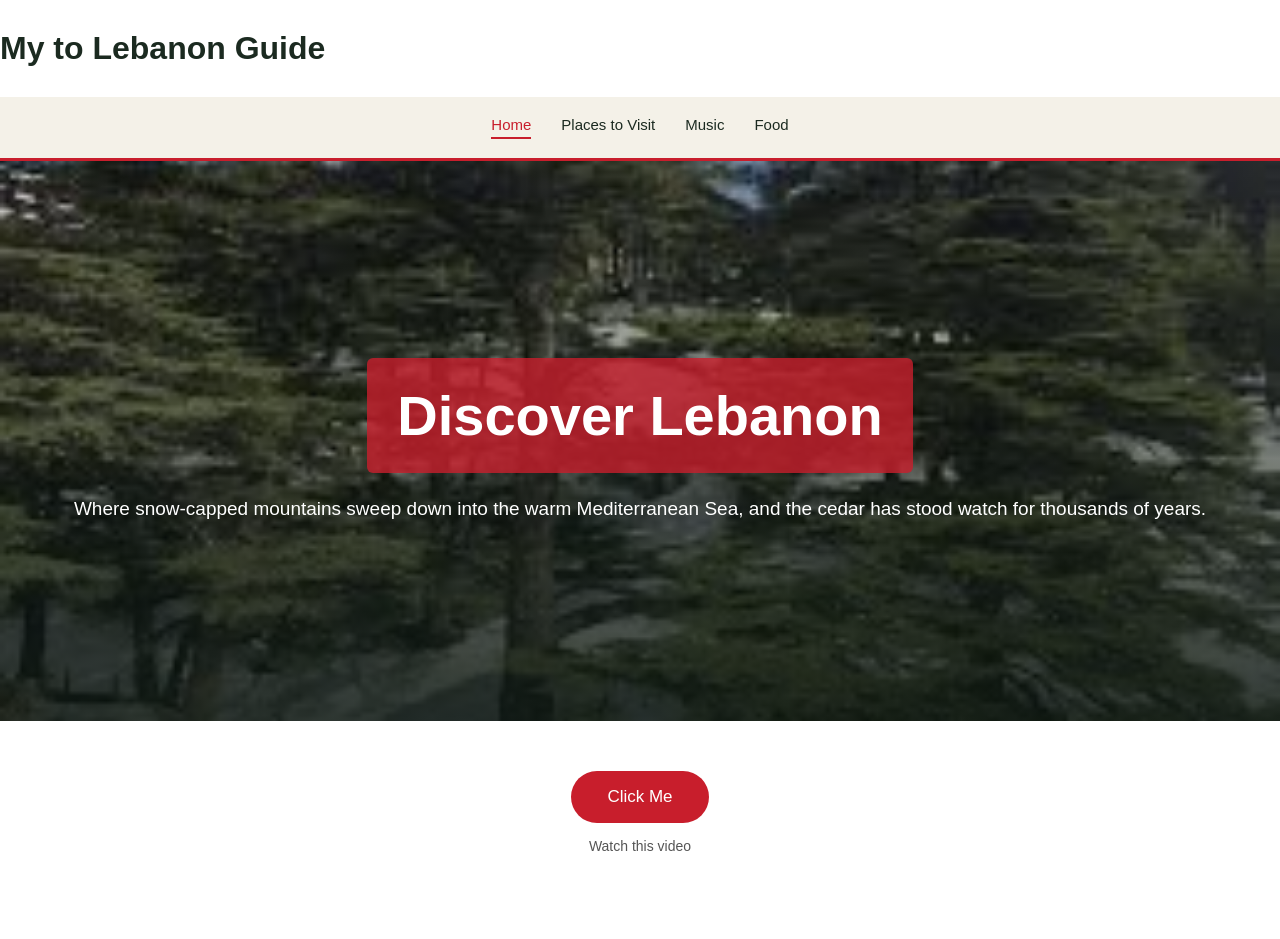
<file: index.html>
<!DOCTYPE html>
<html lang="en">
<head>
    <meta charset="UTF-8">
    <meta name="viewport" content="width=device-width, initial-scale=1.0">
    <title>My Lebanon Guide — Home</title>
    <link rel="stylesheet" href="style.css">
</head>
<body>
<div id="preloader"></div>
    <h1>My to Lebanon Guide</h1>

    <header>
        <nav>
            <ul>
                <li><a href="index.html" class="active">Home</a></li>
                <li><a href="attraction.html">Places to Visit</a></li>
                <li><a href="music.html">Music</a></li>
                <li><a href="food.html">Food</a></li>
            </ul>
        </nav>
    </header>

    <section>
        <h1>Discover Lebanon</h1>
        <p>Where snow-capped mountains sweep down into the warm
        Mediterranean Sea, and the cedar has stood watch for thousands of years.</p>
    </section>

    <main>
        <button id="btn">Click Me</button>
        <p>Watch this video</p>
        <div id="videoBox"></div>
    </main>

    <script src="script.js">
    </script>
</body>
</html>
</file>
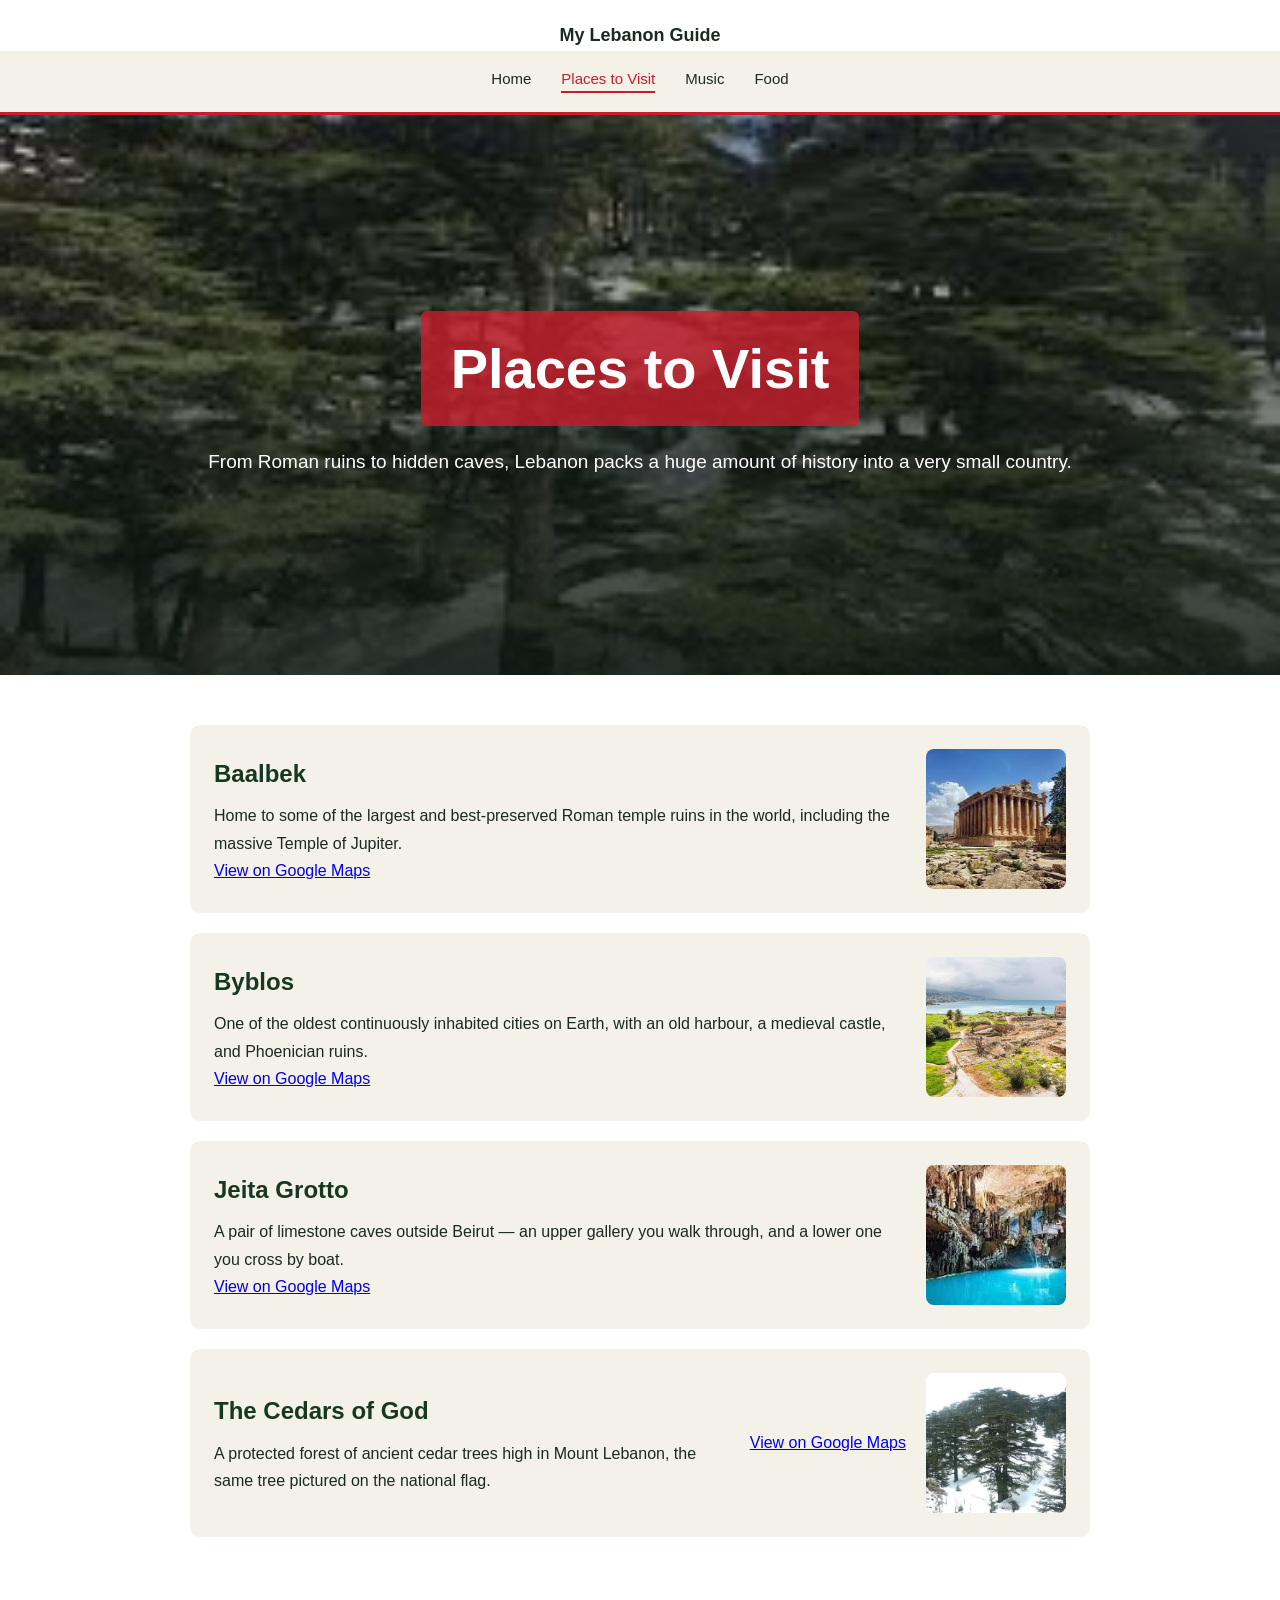
<file: attraction.html>
<!DOCTYPE html>
<html lang="en">
<head>
    <meta charset="UTF-8">
    <meta name="viewport" content="width=device-width, initial-scale=1.0">
    <title>My Lebanon Guide — Places to Visit</title>
    <link rel="stylesheet" href="style.css">
</head>
<body>
<div id="preloader"></div>
    <p>My Lebanon Guide</p>

    <header>
        <nav>
            <ul>
                <li><a href="index.html">Home</a></li>
                <li><a href="attraction.html" class="active">Places to Visit</a></li>
                <li><a href="music.html">Music</a></li>
                <li><a href="food.html">Food</a></li>
            </ul>
        </nav>
    </header>

    <section>
        <h1>Places to Visit</h1>
        <p>From Roman ruins to hidden caves, Lebanon packs a huge amount
        of history into a very small country.</p>
    </section>

    <main>
        
        <article class="photo-card">
            <div>
            <h2>Baalbek</h2>
            <p>Home to some of the largest and best-preserved Roman temple
            ruins in the world, including the massive Temple of Jupiter.</p>
            <a href="https://www.google.com/maps?q=Baalbek,Lebanon" target="_blank">View on Google Maps</a>
             </div>
             <img src="baalbek.jpg" alt="Baalbek">
        </article>

        <article class="photo-card">
            <div>
            <h2>Byblos</h2>
            <p>One of the oldest continuously inhabited cities on Earth,
            with an old harbour, a medieval castle, and Phoenician ruins.</p>
            <a href="https://www.google.com/maps?q=Byblos,Lebanon" target="_blank">View on Google Maps</a>
            </div>
             <img src="byblos.jpg" alt="Byblos">
        </article>

        <article class="photo-card">
            <div>
            <h2>Jeita Grotto</h2>
            <p>A pair of limestone caves outside Beirut — an upper gallery
            you walk through, and a lower one you cross by boat.</p>
            <a href="https://www.google.com/maps?q=Byblos,Lebanon" target="_blank">View on Google Maps</a>
            </div>
            <img src="jeita groto.jpg" alt="Jeita Groto">
        </article>

        <article class="photo-card"> 
            <div>
            <h2>The Cedars of God</h2>
            <p>A protected forest of ancient cedar trees high in Mount
            Lebanon, the same tree pictured on the national flag.</p>
            </div>
            <a href="https://www.google.com/maps?q=Cedars+of+God,Lebanon" target="_blank">View on Google Maps</a>
            <img src="ceders of god.jpg" alt="Ceders of God">
        </article>
    </main>
    <script src="script.js">
    </script>
</body>
</html>
</file>
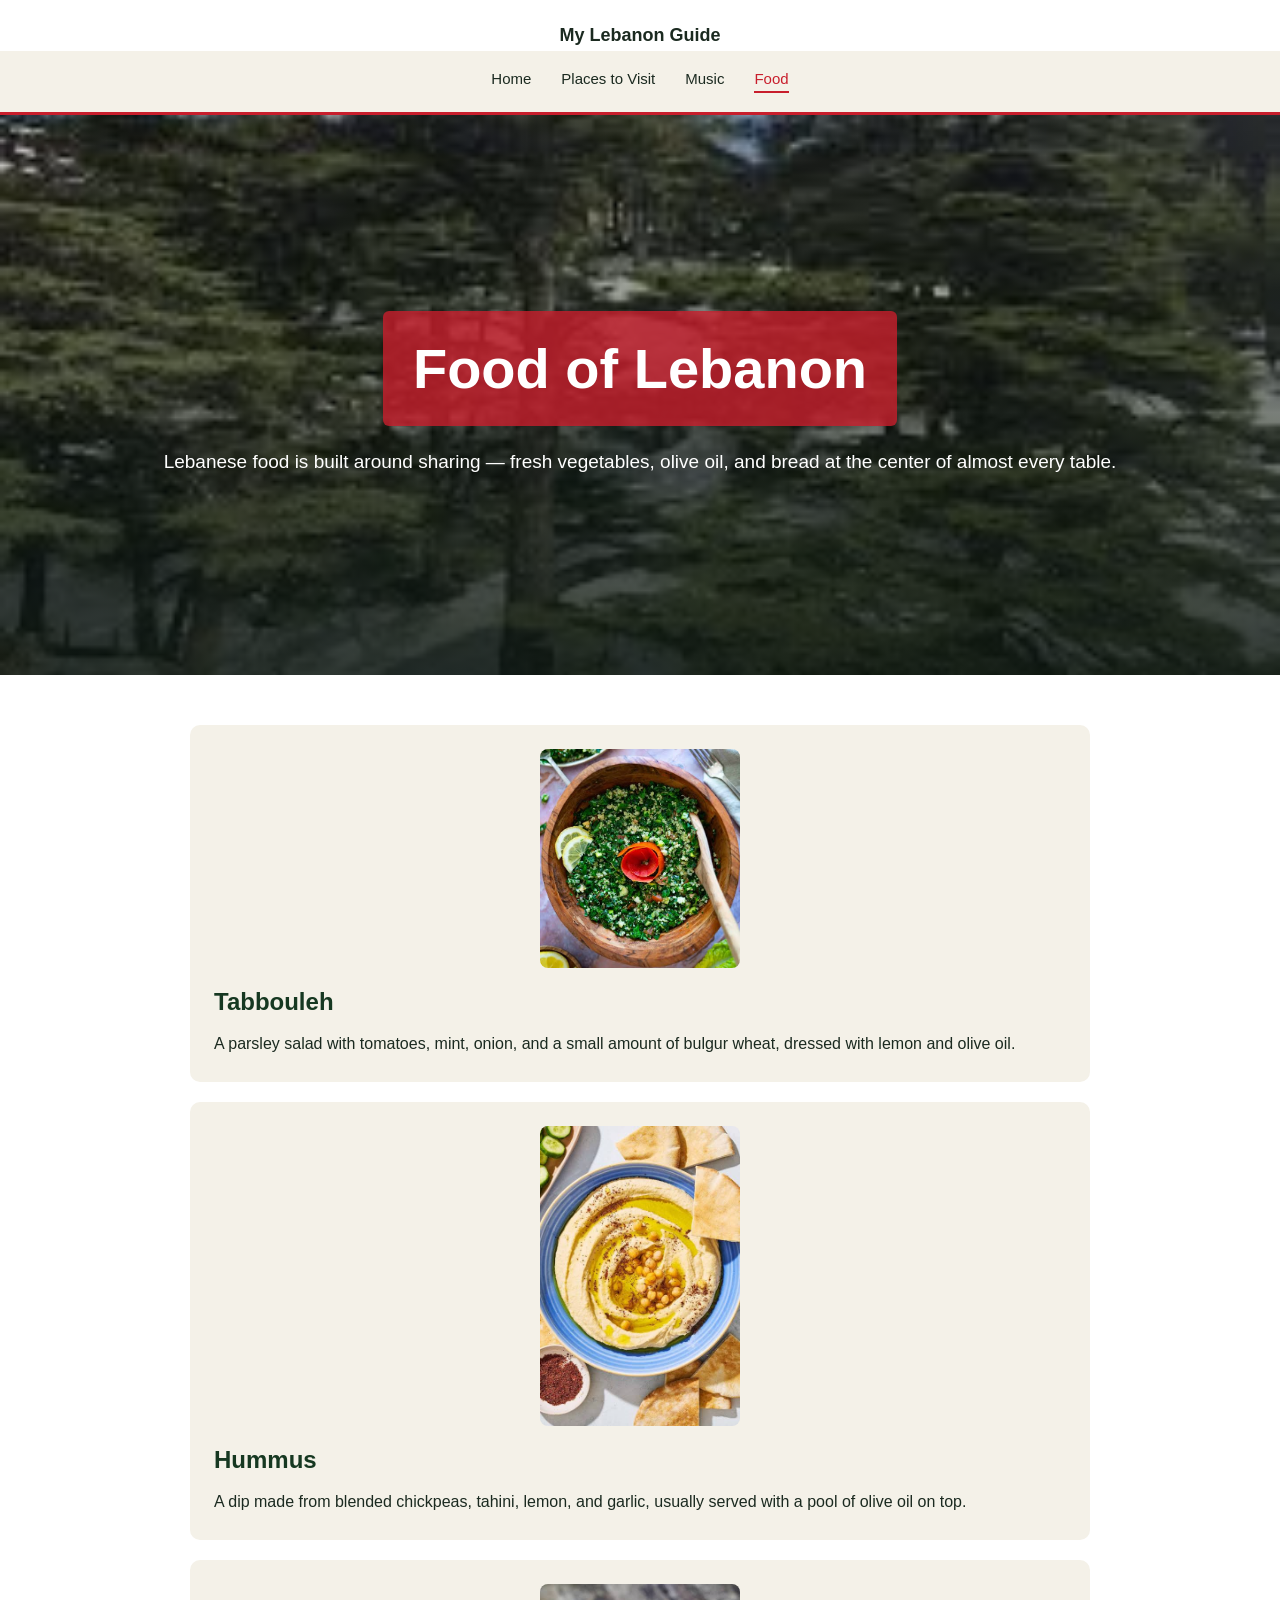
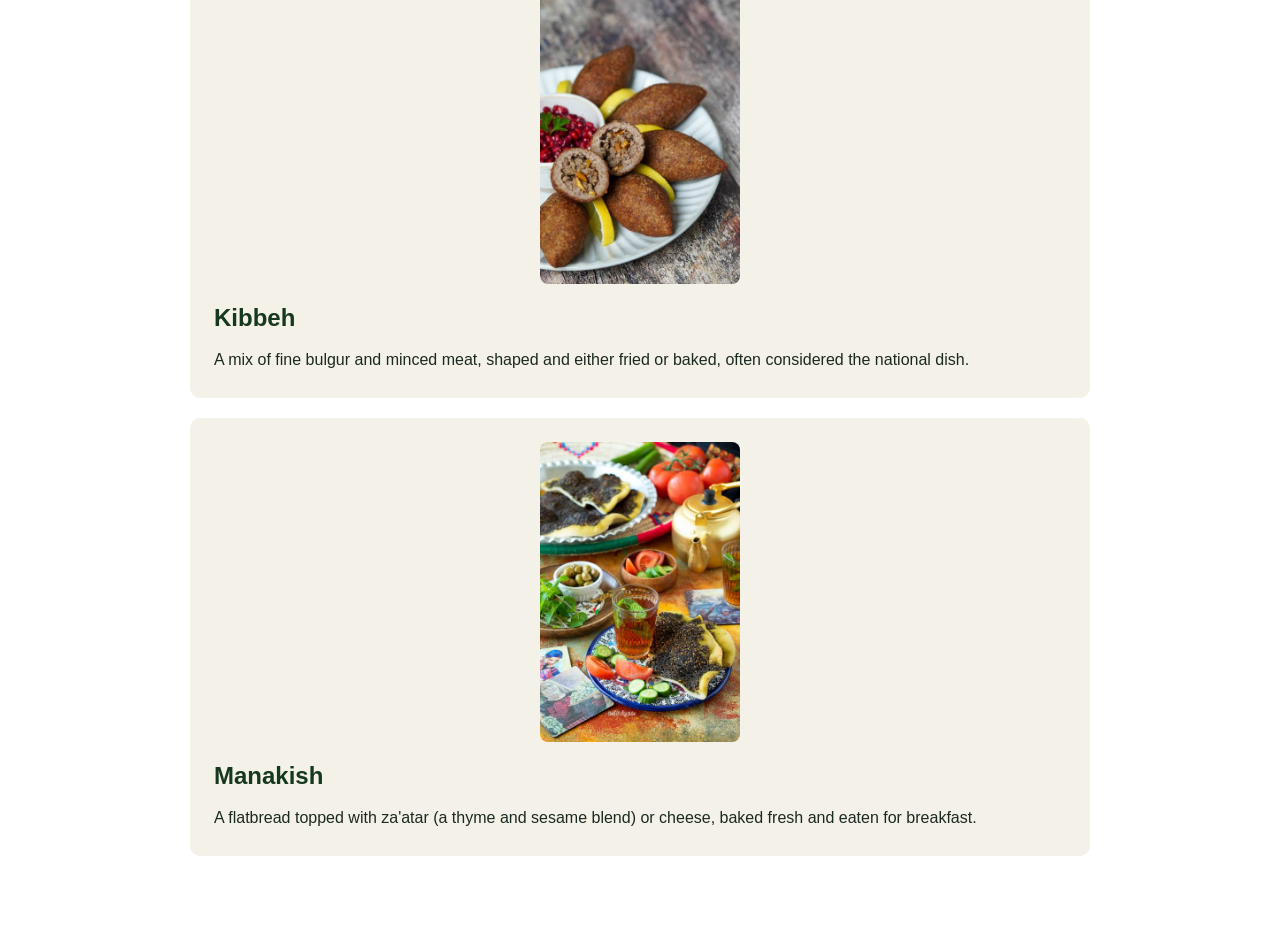
<file: food.html>
<!DOCTYPE html>
<html lang="en">
<head>
    <meta charset="UTF-8">
    <meta name="viewport" content="width=device-width, initial-scale=1.0">
    <title>My Lebanon Guide — Food</title>
    <link rel="stylesheet" href="style.css">
</head>
<body>
<div id="preloader"></div>
    <p>My Lebanon Guide</p>

    <header>
        <nav>
            <ul>
                <li><a href="index.html">Home</a></li>
                <li><a href="attraction.html">Places to Visit</a></li>
                <li><a href="music.html">Music</a></li>
                <li><a href="food.html" class="active">Food</a></li>
            </ul>
        </nav>
    </header>

    <section>
        <h1>Food of Lebanon</h1>
        <p>Lebanese food is built around sharing — fresh vegetables, olive
        oil, and bread at the center of almost every table.</p>
    </section>

    <main>
        <article>
            <img src="tabbouleh.jpg" alt="Tabbouleh">
            <h2>Tabbouleh</h2>
            <p>A parsley salad with tomatoes, mint, onion, and a small
            amount of bulgur wheat, dressed with lemon and olive oil.</p>
        </article>

        <article>
            <img src="hummus.jpg" alt="Hummus">
            <h2>Hummus</h2>
            <p>A dip made from blended chickpeas, tahini, lemon, and
            garlic, usually served with a pool of olive oil on top.</p>
        </article>

        <article>
            <img src="kibbeh.jpg" alt="Kibbeh">
            <h2>Kibbeh</h2>
            <p>A mix of fine bulgur and minced meat, shaped and either
            fried or baked, often considered the national dish.</p>
        </article>

        <article>
            <img src="mankoushi.jpg" alt="Manakish">
            <h2>Manakish</h2>
            <p>A flatbread topped with za'atar (a thyme and sesame
            blend) or cheese, baked fresh and eaten for breakfast.</p>
        </article>
    </main>
    <script src="script.js">
    
    </script>

</body>
</html>
</file>
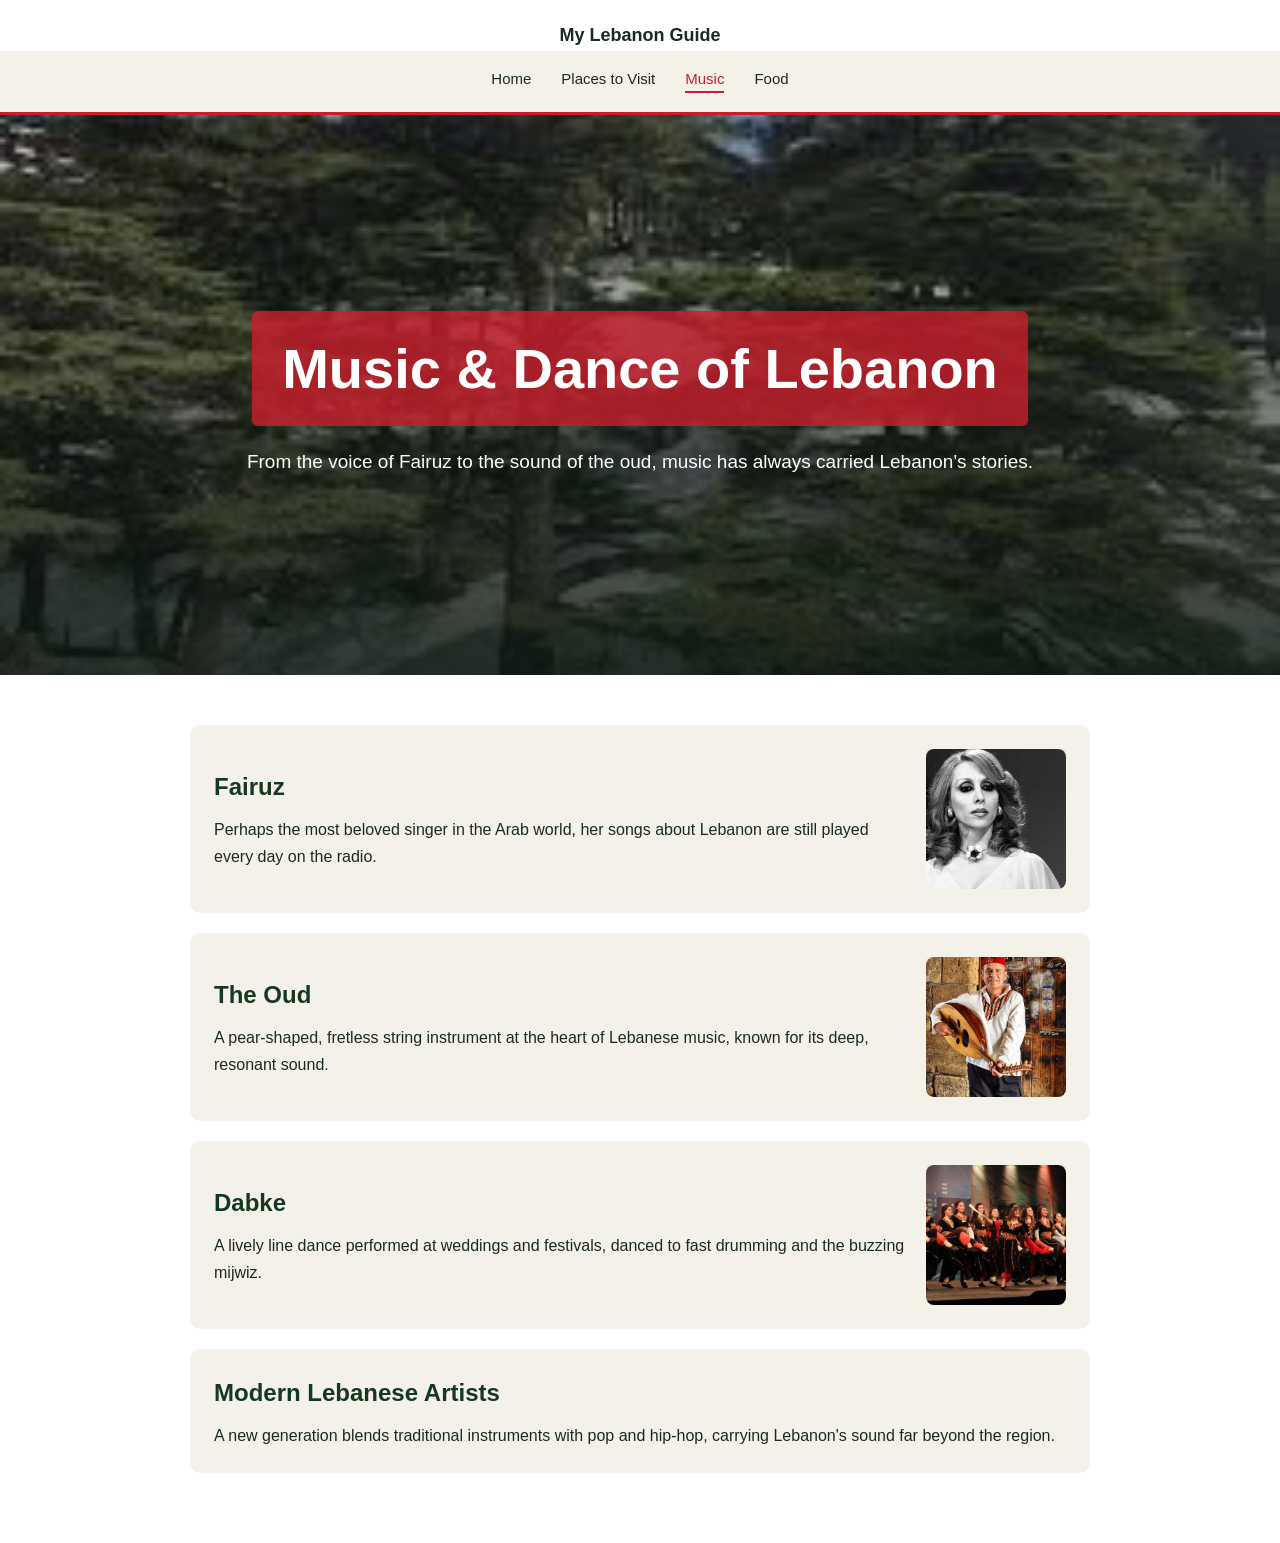
<file: music.html>
<!DOCTYPE html>
<html lang="en">
<head>
    <meta charset="UTF-8">
    <meta name="viewport" content="width=device-width, initial-scale=1.0">
    <title>My Lebanon Guide — Music</title>
    <link rel="stylesheet" href="style.css">
</head>
<body>
    <div id="preloader"></div>
    <p>My Lebanon Guide</p>

    <header>
        <nav>
            <ul>
                <li><a href="index.html">Home</a></li>
                <li><a href="attraction.html">Places to Visit</a></li>
                <li><a href="music.html" class="active">Music</a></li>
                <li><a href="food.html">Food</a></li>
            </ul>
        </nav>
    </header>

    <section>
        <h1>Music & Dance of Lebanon</h1>
        <p>From the voice of Fairuz to the sound of the oud, music has
        always carried Lebanon's stories.</p>
    </section>

    <main>

        <article  class="photo-card">
            <div>
            <h2>Fairuz</h2>
            <p>Perhaps the most beloved singer in the Arab world, her songs
            about Lebanon are still played every day on the radio.</p>
            </div>
             <img src="fayrouz.jpg" alt="Fairuz">
        </article>

        <article class="photo-card">
            <div>
            <h2>The Oud</h2>
            <p>A pear-shaped, fretless string instrument at the heart of
            Lebanese music, known for its deep, resonant sound.</p>
            </div>
            <img src="oud.jpg" alt="The Oud">
        </article>

        <article class="photo-card">
            <div>
            <h2>Dabke</h2>
            <p>A lively line dance performed at weddings and festivals,
            danced to fast drumming and the buzzing mijwiz.</p>
            </div>
            <img src="dabke.jpg" alt="Dabke">
        </article>

        <article>
            <h2>Modern Lebanese Artists</h2>
            <p>A new generation blends traditional instruments with pop
            and hip-hop, carrying Lebanon's sound far beyond the region.</p>
        </article>
    </main>
    <script src="script.js">
    
    </script>

</body>
</html>
</file>
<file: style.css>
body {
  margin: 0;
  font-family: Arial, Helvetica, sans-serif;
  color: #1b2a20;
  line-height: 1.7;
}


body > p {
  text-align: center;
  padding: 20px 32px 0 32px;
  margin: 0;
  font-weight: bold;
  font-size: 18px;
  font-family: 'Franklin Gothic Medium', 'Arial Narrow', Arial, sans-serif;
}


header {
  background-color: #f4f1e8;
  border-bottom: 3px solid #c81e2c;
}

header ul {
  list-style: none;
  display: flex;
  justify-content: center;
  gap: 30px;
  margin: 0;
  padding: 14px 32px 20px 32px;
}

header a {
  color: #1b2a20;
  text-decoration: none;
  font-size: 15px;
  padding-bottom: 4px;
  border-bottom: 2px solid transparent;
}

header a:hover,
header a.active {
  color: #c81e2c;
  border-bottom: 2px solid #c81e2c;
}

/* the big section with the background image */
section {
  background-image: linear-gradient(rgba(10,20,15,0.2), rgba(10,20,15,0.85)), url(lebanon.jpg);
  background-size: cover;
  background-position: center;
  min-height: 480px;
  padding: 40px 32px;
  text-align: center;
  color: white;
  display: flex;
  flex-direction: column;
  align-items: center;
  justify-content: center;
}

section h1 {
  font-size: 56px;
  margin: 0 0 20px 0;
  background-color: rgba(200, 30, 44, 0.8);
  display: inline-block;
  padding: 10px 30px;
  border-radius: 6px;
}

section p {
  font-size: 19px;
  margin: 0;
}


main {
  max-width: 900px;
  margin: 0 auto;
  padding: 50px 32px;
  text-align: center;
}



button {
  background-color: #c81e2c;
  color: white;
  border: none;
  padding: 16px 36px;
  font-size: 17px;
  border-radius: 50px;
  cursor: pointer;
  transition: background-color 0.2s, transform 0.2s;
}

button:hover {
  background-color: #a4172b;
  transform: translateY(-2px);
}

main > p {
  margin: 12px 0 0 0;
  color: #555;
  font-size: 14px;
}

#videoBox {
  margin-top: 30px;
}

#videoBox iframe {
  width: 100%;
  max-width: 800px;
  aspect-ratio: 16 / 9;
  height: auto;
  border: none;
  border-radius: 10px;
}


main article {
  background-color: #f4f1e8;
  border-radius: 10px;
  padding: 24px;
  margin-bottom: 20px;
  text-align: left;
  transition: transform 0.2s, box-shadow 0.2s;
}

main article:hover {
  box-shadow: 0 10px 20px rgba(0,0,0,0.15);
}

main article h2 {
  font-size: 24px;
  margin: 0 0 8px 0;
  color: #163821;
}

main article p {
  margin: 0;
}


main article img {
  width: 100%;
  max-width: 200px;
  display: block;
  margin: 0 auto 14px auto;
  border-radius: 8px;
}
.photo-card {
  display: flex;
  align-items: center;
  gap: 20px;
}
 
.photo-card > div {
  flex: 1;
}
 
.photo-card img {
  width: 140px;
  height: 140px;
  object-fit: cover;
  border-radius: 8px;
  flex-shrink: 0;
  margin: 0;
}
#preloader{
    background: white url("lebanon.gif") no-repeat center center;
    width: 100%;
    height: 100%;
    position: fixed;
    background-size: 50%;
}
</file>
